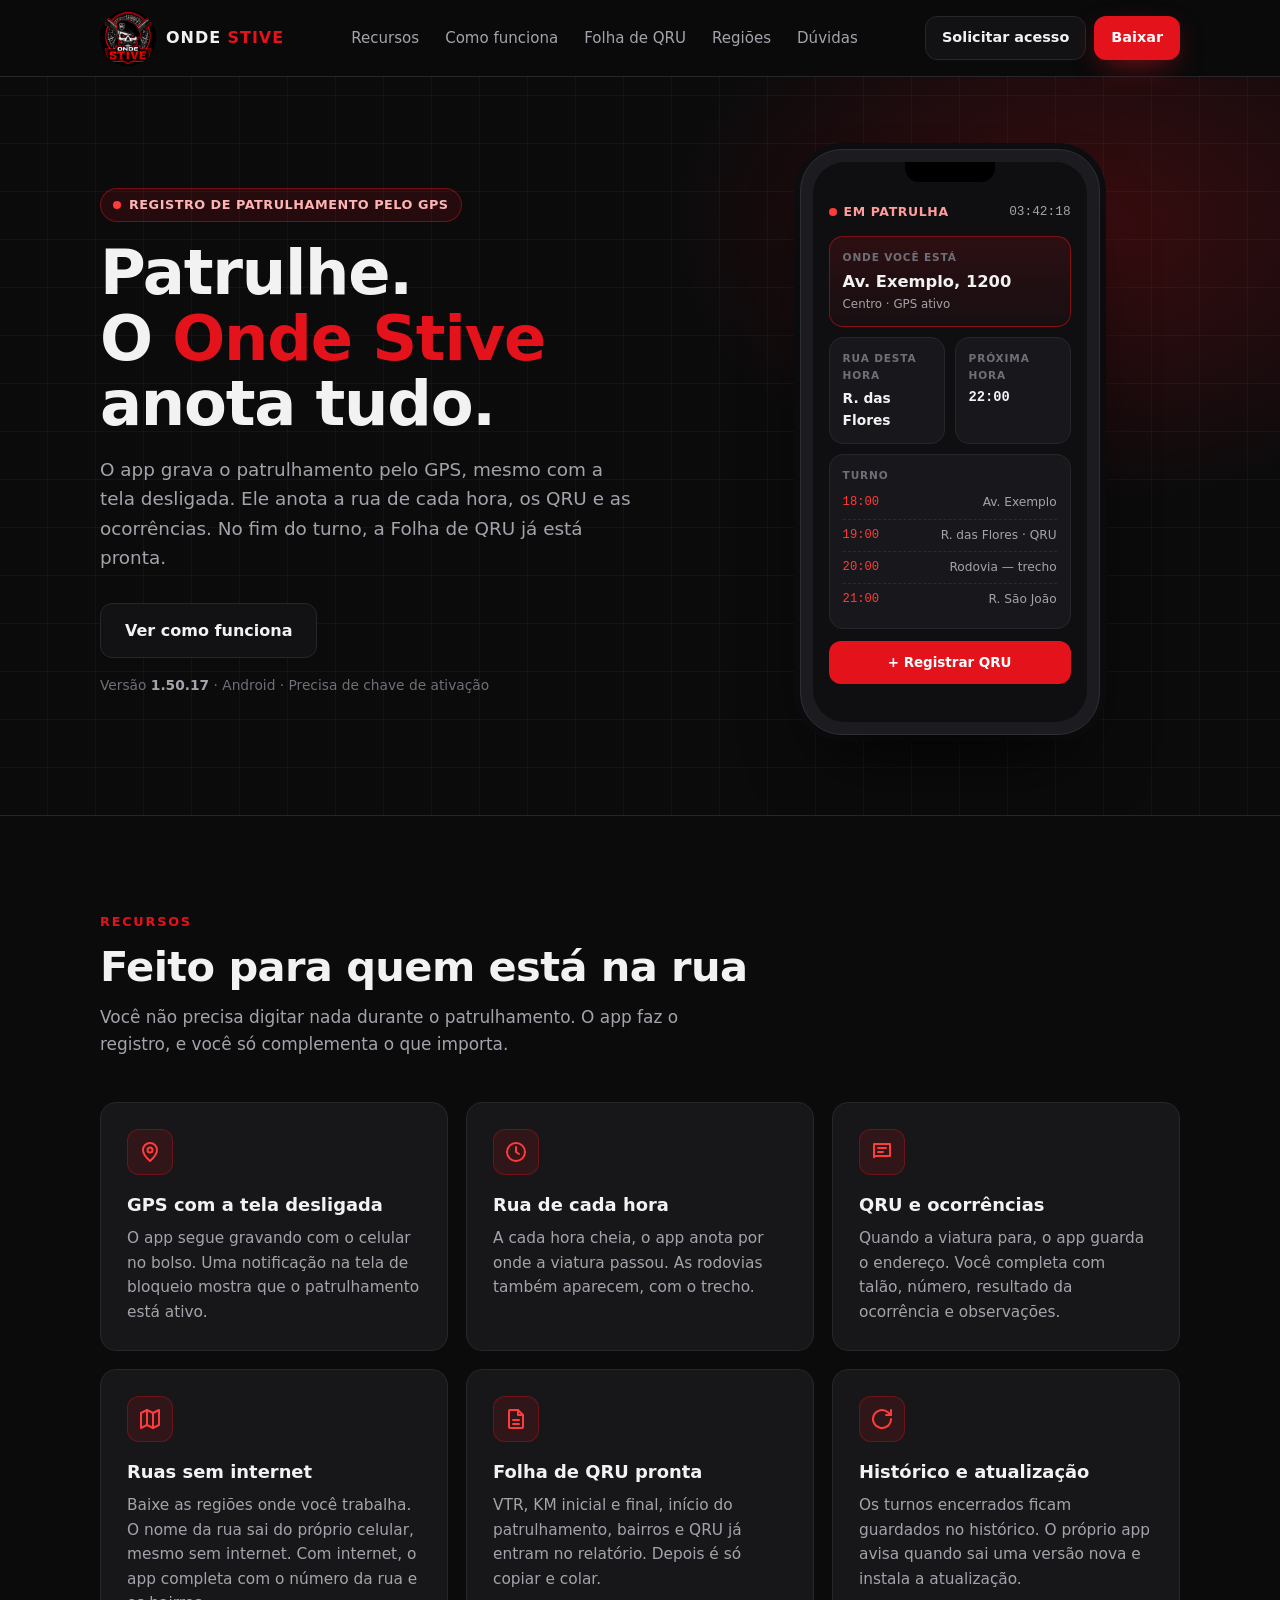
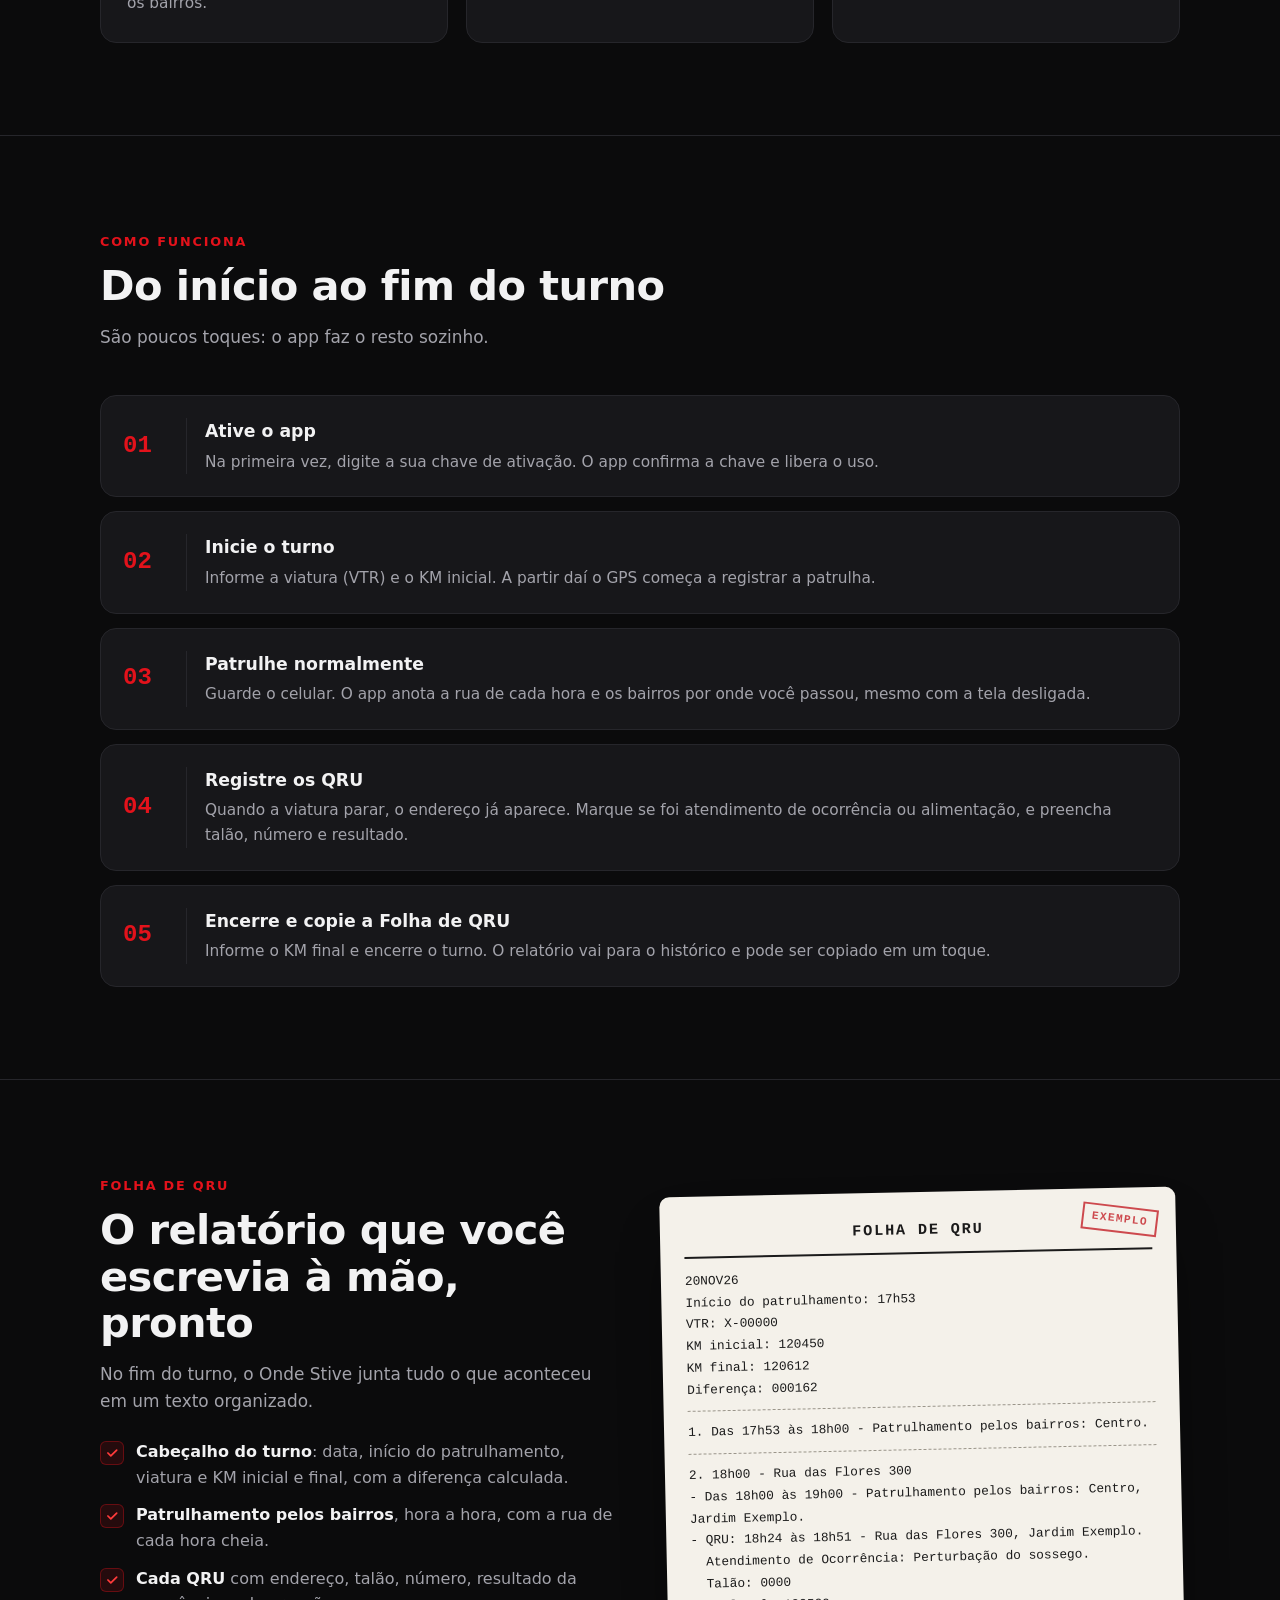
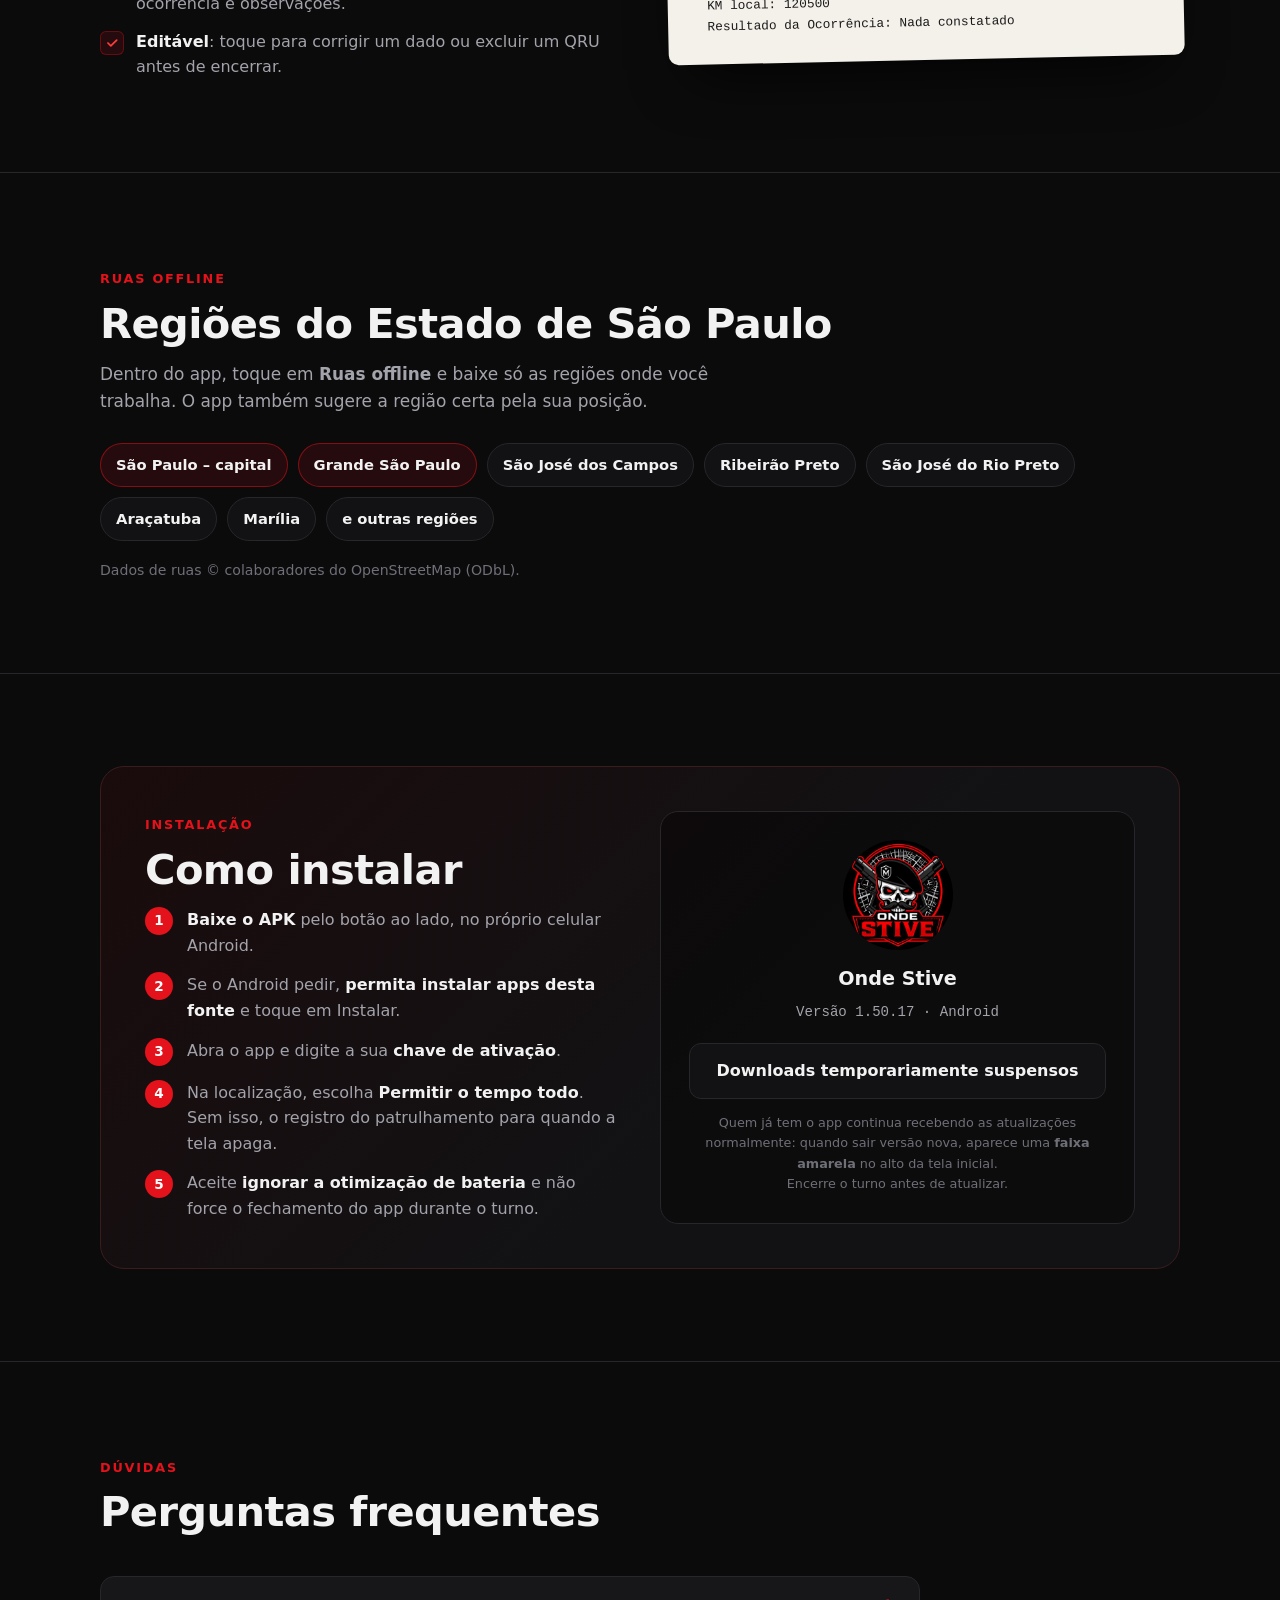
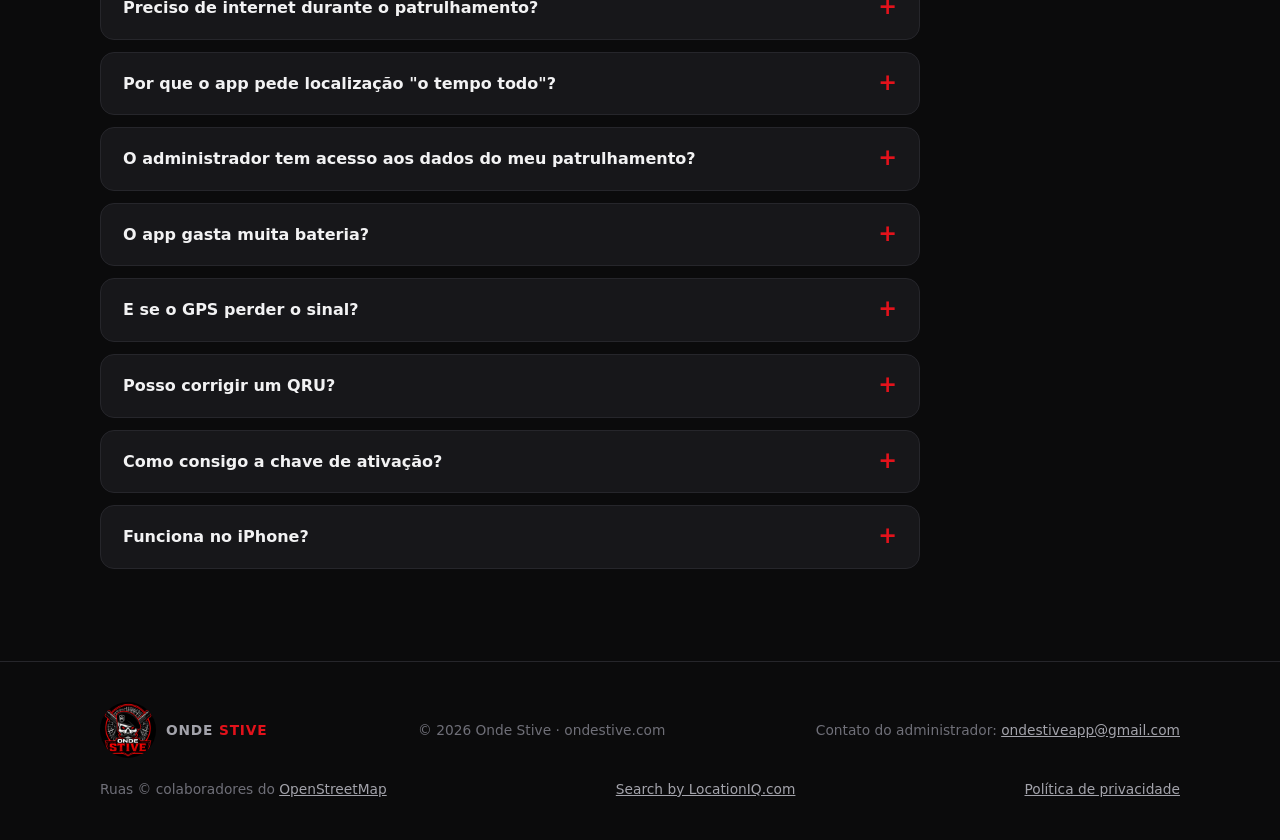
<file: index.html>
<!DOCTYPE html>
<html lang="pt-BR">
<head>
<meta charset="utf-8">
<meta name="viewport" content="width=device-width, initial-scale=1">
<title>Onde Stive — Registro de patrulhamento pelo GPS</title>
<meta name="description" content="Onde Stive registra o patrulhamento pelo GPS, anota as ruas de cada hora, os QRU e as ocorrências, e monta a Folha de QRU no fim do turno.">
<meta name="theme-color" content="#0b0b0c">
<meta property="og:title" content="Onde Stive — Registro de patrulhamento">
<meta property="og:description" content="O patrulhamento registrado sozinho: ruas de cada hora, QRU e ocorrências, tudo pronto na Folha de QRU.">
<link rel="icon" type="image/png" href="[data-uri]">
<link rel="stylesheet" href="estilo.css?v=2">
</head>
<body>

<header class="nav">
  <div class="wrap">
    <a class="brand" href="#topo"><img src="[data-uri]" alt=""><span>Onde <b>Stive</b></span></a>
    <nav>
      <a href="#recursos">Recursos</a>
      <a href="#como-funciona">Como funciona</a>
      <a href="#qru">Folha de QRU</a>
      <a href="#regioes">Regiões</a>
      <a href="#duvidas">Dúvidas</a>
    </nav>
    <div class="nav-cta">
      <a class="btn btn-ghost btn-sm" href="https://acesso.ondestive.com" target="_blank" rel="noopener">Solicitar acesso</a>
      <a class="btn btn-red btn-sm" href="#baixar">Baixar</a>
    </div>
  </div>
</header>

<main id="topo">
<!-- HERO -->
<div class="hero">
  <div class="wrap">
    <div>
      <span class="tag"><span class="dot"></span>Registro de patrulhamento pelo GPS</span>
      <h1>Patrulhe.<br>O <em>Onde Stive</em> anota tudo.</h1>
      <p class="lead">O app grava o patrulhamento pelo GPS, mesmo com a tela desligada. Ele anota a rua de cada hora, os QRU e as ocorrências. No fim do turno, a Folha de QRU já está pronta.</p>
      <div class="cta">
        <a class="btn btn-ghost" href="#como-funciona">Ver como funciona</a>
      </div>
      <p class="meta">Versão <b><span class="v">1.47.1</span></b> · Android · Precisa de chave de ativação</p>
    </div>

    <div class="phone" aria-hidden="true">
      <div class="screen">
        <div class="notch"><i></i></div>
        <div class="scr">
          <div class="scr-top">
            <span class="live"><span class="dot"></span>Em patrulha</span>
            <span class="timer">03:42:18</span>
          </div>
          <div class="panel red">
            <small>Onde você está</small>
            <div class="big">Av. Exemplo, 1200</div>
            <div class="sub">Centro · GPS ativo</div>
          </div>
          <div class="row2">
            <div class="panel"><small>Rua desta hora</small><div class="big rua">R. das Flores</div></div>
            <div class="panel"><small>Próxima hora</small><div class="big hora">22:00</div></div>
          </div>
          <div class="panel">
            <small>Turno</small>
            <ul class="hours">
              <li><span>18:00</span><span>Av. Exemplo</span></li>
              <li><span>19:00</span><span>R. das Flores · QRU</span></li>
              <li><span>20:00</span><span>Rodovia — trecho</span></li>
              <li><span>21:00</span><span>R. São João</span></li>
            </ul>
          </div>
          <div class="scr-btn">+ Registrar QRU</div>
        </div>
      </div>
    </div>
  </div>
</div>

<!-- RECURSOS -->
<section id="recursos">
  <div class="wrap">
    <span class="kicker">Recursos</span>
    <h2>Feito para quem está na rua</h2>
    <p class="sec-lead">Você não precisa digitar nada durante o patrulhamento. O app faz o registro, e você só complementa o que importa.</p>

    <div class="grid3">
      <div class="card">
        <div class="ico"><svg viewBox="0 0 24 24"><path d="M12 21s-7-6.2-7-11a7 7 0 1 1 14 0c0 4.8-7 11-7 11z"/><circle cx="12" cy="10" r="2.5"/></svg></div>
        <h3>GPS com a tela desligada</h3>
        <p>O app segue gravando com o celular no bolso. Uma notificação na tela de bloqueio mostra que o patrulhamento está ativo.</p>
      </div>
      <div class="card">
        <div class="ico"><svg viewBox="0 0 24 24"><circle cx="12" cy="12" r="9"/><path d="M12 7v5l3 2"/></svg></div>
        <h3>Rua de cada hora</h3>
        <p>A cada hora cheia, o app anota por onde a viatura passou. As rodovias também aparecem, com o trecho.</p>
      </div>
      <div class="card">
        <div class="ico"><svg viewBox="0 0 24 24"><path d="M4 4h16v12H5.2L4 17.2z"/><path d="M8 8h8M8 12h5"/></svg></div>
        <h3>QRU e ocorrências</h3>
        <p>Quando a viatura para, o app guarda o endereço. Você completa com talão, número, resultado da ocorrência e observações.</p>
      </div>
      <div class="card">
        <div class="ico"><svg viewBox="0 0 24 24"><path d="M3 6l6-3 6 3 6-3v15l-6 3-6-3-6 3z"/><path d="M9 3v15M15 6v15"/></svg></div>
        <h3>Ruas sem internet</h3>
        <p>Baixe as regiões onde você trabalha. O nome da rua sai do próprio celular, mesmo sem internet. Com internet, o app completa com o número da rua e os bairros.</p>
      </div>
      <div class="card">
        <div class="ico"><svg viewBox="0 0 24 24"><path d="M14 3H6a1 1 0 0 0-1 1v16a1 1 0 0 0 1 1h12a1 1 0 0 0 1-1V8z"/><path d="M14 3v5h5M9 13h6M9 17h6"/></svg></div>
        <h3>Folha de QRU pronta</h3>
        <p>VTR, KM inicial e final, início do patrulhamento, bairros e QRU já entram no relatório. Depois é só copiar e colar.</p>
      </div>
      <div class="card">
        <div class="ico"><svg viewBox="0 0 24 24"><path d="M21 12a9 9 0 1 1-3-6.7L21 8"/><path d="M21 3v5h-5"/></svg></div>
        <h3>Histórico e atualização</h3>
        <p>Os turnos encerrados ficam guardados no histórico. O próprio app avisa quando sai uma versão nova e instala a atualização.</p>
      </div>
    </div>
  </div>
</section>

<!-- COMO FUNCIONA -->
<section id="como-funciona">
  <div class="wrap">
    <span class="kicker">Como funciona</span>
    <h2>Do início ao fim do turno</h2>
    <p class="sec-lead">São poucos toques: o app faz o resto sozinho.</p>

    <div class="steps">
      <div class="step"><div><h3>Ative o app</h3><p>Na primeira vez, digite a sua chave de ativação. O app confirma a chave e libera o uso.</p></div></div>
      <div class="step"><div><h3>Inicie o turno</h3><p>Informe a viatura (VTR) e o KM inicial. A partir daí o GPS começa a registrar a patrulha.</p></div></div>
      <div class="step"><div><h3>Patrulhe normalmente</h3><p>Guarde o celular. O app anota a rua de cada hora e os bairros por onde você passou, mesmo com a tela desligada.</p></div></div>
      <div class="step"><div><h3>Registre os QRU</h3><p>Quando a viatura parar, o endereço já aparece. Marque se foi atendimento de ocorrência ou alimentação, e preencha talão, número e resultado.</p></div></div>
      <div class="step"><div><h3>Encerre e copie a Folha de QRU</h3><p>Informe o KM final e encerre o turno. O relatório vai para o histórico e pode ser copiado em um toque.</p></div></div>
    </div>
  </div>
</section>

<!-- QRU -->
<section id="qru">
  <div class="wrap qru-wrap">
    <div>
      <span class="kicker">Folha de QRU</span>
      <h2>O relatório que você escrevia à mão, pronto</h2>
      <p class="sec-lead">No fim do turno, o Onde Stive junta tudo o que aconteceu em um texto organizado.</p>
      <ul class="checks">
        <li><span><b>Cabeçalho do turno</b>: data, início do patrulhamento, viatura e KM inicial e final, com a diferença calculada.</span></li>
        <li><span><b>Patrulhamento pelos bairros</b>, hora a hora, com a rua de cada hora cheia.</span></li>
        <li><span><b>Cada QRU</b> com endereço, talão, número, resultado da ocorrência e observações.</span></li>
        <li><span><b>Editável</b>: toque para corrigir um dado ou excluir um QRU antes de encerrar.</span></li>
      </ul>
    </div>
    <div class="paper" aria-label="Exemplo de Folha de QRU">
      <h4>FOLHA DE QRU</h4>
      <div>20NOV26</div>
      <div>Início do patrulhamento: 17h53</div>
      <div>VTR: X-00000</div>
      <div>KM inicial: 120450</div>
      <div>KM final: 120612</div>
      <div>Diferença: 000162</div>
      <div class="sep"></div>
      <div>1. Das 17h53 às 18h00 - Patrulhamento pelos bairros: Centro.</div>
      <div class="sep"></div>
      <div>2. 18h00 - Rua das Flores 300</div>
      <div>- Das 18h00 às 19h00 - Patrulhamento pelos bairros: Centro, Jardim Exemplo.</div>
      <div>- QRU: 18h24 às 18h51 - Rua das Flores 300, Jardim Exemplo.</div>
      <div>&nbsp; Atendimento de Ocorrência: Perturbação do sossego.</div>
      <div>&nbsp; Talão: 0000</div>
      <div>&nbsp; KM local: 120500</div>
      <div>&nbsp; Resultado da Ocorrência: Nada constatado</div>
    </div>
  </div>
</section>

<!-- REGIÕES -->
<section id="regioes">
  <div class="wrap">
    <span class="kicker">Ruas offline</span>
    <h2>Regiões do Estado de São Paulo</h2>
    <p class="sec-lead">Dentro do app, toque em <b>Ruas offline</b> e baixe só as regiões onde você trabalha. O app também sugere a região certa pela sua posição.</p>
    <div class="chips">
      <span class="chip on">São Paulo – capital</span>
      <span class="chip on">Grande São Paulo</span>
      <span class="chip">São José dos Campos</span>
      <span class="chip">Ribeirão Preto</span>
      <span class="chip">São José do Rio Preto</span>
      <span class="chip">Araçatuba</span>
      <span class="chip">Marília</span>
      <span class="chip">e outras regiões</span>
    </div>
    <p class="note">Dados de ruas © colaboradores do OpenStreetMap (ODbL).</p>
  </div>
</section>

<!-- INSTALAR -->
<section id="baixar">
  <div class="wrap">
    <div class="install">
      <div>
        <span class="kicker">Instalação</span>
        <h2>Como instalar</h2>
        <ol>
          <li><span><b>Baixe o APK</b> pelo botão ao lado, no próprio celular Android.</span></li>
          <li><span>Se o Android pedir, <b>permita instalar apps desta fonte</b> e toque em Instalar.</span></li>
          <li><span>Abra o app e digite a sua <b>chave de ativação</b>.</span></li>
          <li><span>Na localização, escolha <b>Permitir o tempo todo</b>. Sem isso, o registro do patrulhamento para quando a tela apaga.</span></li>
          <li><span>Aceite <b>ignorar a otimização de bateria</b> e não force o fechamento do app durante o turno.</span></li>
        </ol>
      </div>
      <div class="dl-box">
        <img src="[data-uri]" alt="Logo do Onde Stive">
        <strong class="nome">Onde Stive</strong>
        <div class="ver">Versão <span class="v">1.47.1</span> · Android</div>
        <span class="btn btn-ghost">Downloads temporariamente suspensos</span>
        <small>Quem já tem o app continua recebendo as atualizações normalmente: quando sair versão nova, aparece uma <b>faixa amarela</b> no alto da tela inicial.<br>Encerre o turno antes de atualizar.</small>
      </div>
    </div>
  </div>
</section>

<!-- FAQ -->
<section id="duvidas">
  <div class="wrap">
    <span class="kicker">Dúvidas</span>
    <h2>Perguntas frequentes</h2>
    <div class="faq">
      <details><summary>Preciso de internet durante o patrulhamento?</summary><p>Para o registro básico, não: com as ruas da sua região baixadas, o GPS e o nome da rua funcionam sem internet. Mas os bairros e o número da rua vêm da internet; sem sinal, o relatório fica sem eles naquele trecho. A internet também é usada para ativar a chave, baixar regiões e atualizar o app.</p></details>
      <details><summary>Por que o app pede localização "o tempo todo"?</summary><p>Porque o registro do patrulhamento continua com a tela desligada. Sem essa permissão, o Android interrompe o GPS quando o celular vai para o bolso.</p></details>
      <details><summary>O administrador tem acesso aos dados do meu patrulhamento?</summary><p>Não. Turnos, posições do GPS, ruas, bairros, QRU e relatórios ficam guardados só no seu celular. Não existe servidor do Onde Stive que receba a sua localização. O relatório só sai do celular quando você mesmo copia e envia. Para achar o nome da rua ou o bairro, o app pode consultar um serviço de endereços com a posição do momento, sem dizer quem você é. Mais detalhes na <a href="privacidade.html">Política de privacidade</a>.</p></details>
      <details><summary>O app gasta muita bateria?</summary><p>Ele usa o GPS durante o turno inteiro, então o consumo é maior que o normal. Para o registro não falhar, aceite ignorar a otimização de bateria. Se der, deixe o celular no carregador da viatura.</p></details>
      <details><summary>E se o GPS perder o sinal?</summary><p>O app mantém o último ponto conhecido e volta a registrar quando o satélite retorna. Há também os botões Forçar GPS e Retomar GPS.</p></details>
      <details><summary>Posso corrigir um QRU?</summary><p>Sim. Toque no QRU para editar ou excluir antes de encerrar o turno.</p></details>
      <details><summary>Como consigo a chave de ativação?</summary><p>A chave é individual. Peça a sua ao administrador do app pelo botão <b>Solicitar acesso</b>, no alto da página: preencha o formulário e, depois de conferido, a chave chega pelo WhatsApp. Se tiver problema, escreva para <a href="mailto:ondestiveapp@gmail.com">ondestiveapp@gmail.com</a>. Cada chave só pode ser usada uma vez.</p></details>
      <details><summary>Funciona no iPhone?</summary><p>Por enquanto, não. O Onde Stive é só para Android.</p></details>
    </div>
  </div>
</section>
</main>

<footer>
  <div class="wrap">
    <a class="brand" href="#topo"><img src="[data-uri]" alt=""><span>Onde <b>Stive</b></span></a>
    <div>© <span id="ano">2026</span> Onde Stive · ondestive.com</div>
    <div>Contato do administrador: <a href="mailto:ondestiveapp@gmail.com">ondestiveapp@gmail.com</a></div>
    <div>Ruas © colaboradores do <a href="https://www.openstreetmap.org/copyright" target="_blank" rel="noopener">OpenStreetMap</a></div>
    <div><a href="https://locationiq.com" target="_blank" rel="noopener">Search by LocationIQ.com</a></div>
    <div><a href="privacidade.html">Política de privacidade</a></div>
  </div>
</footer>
<script src="site.js?v=2"></script>
</body>
</html>
</file>
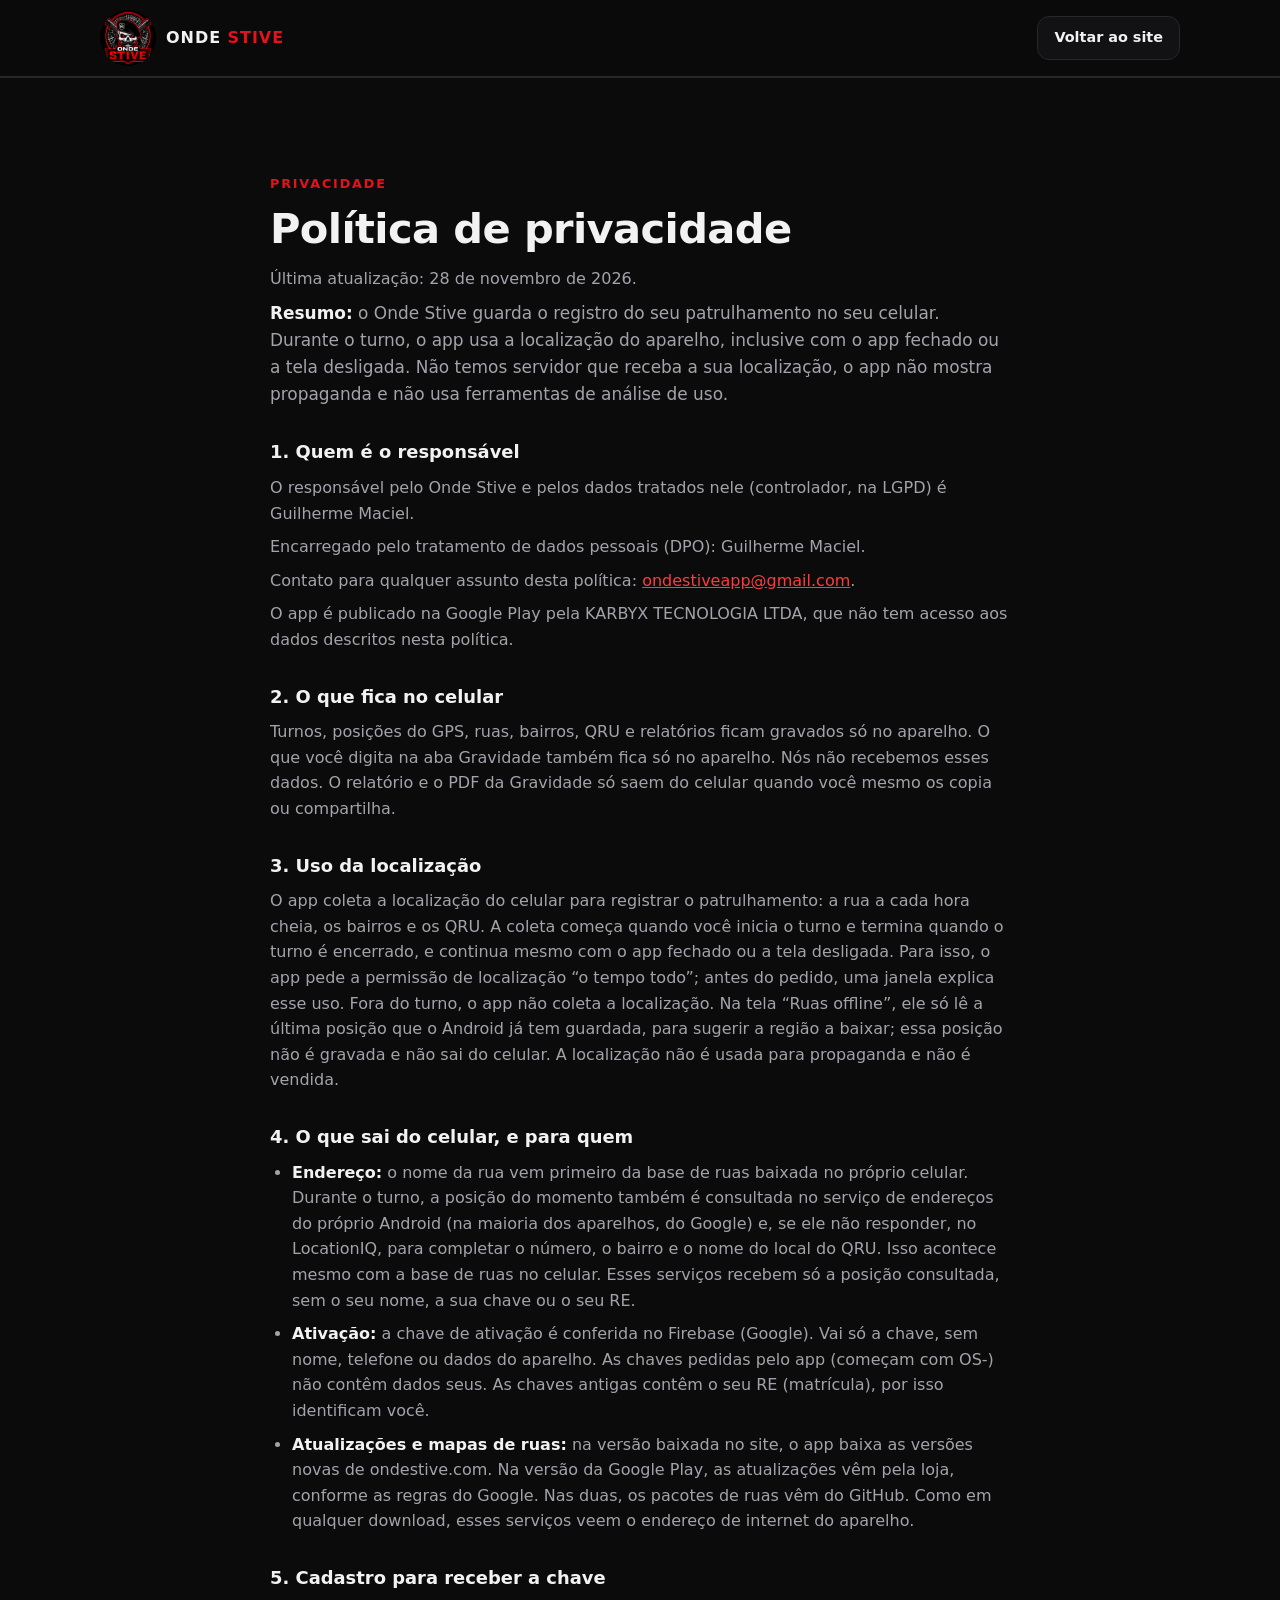
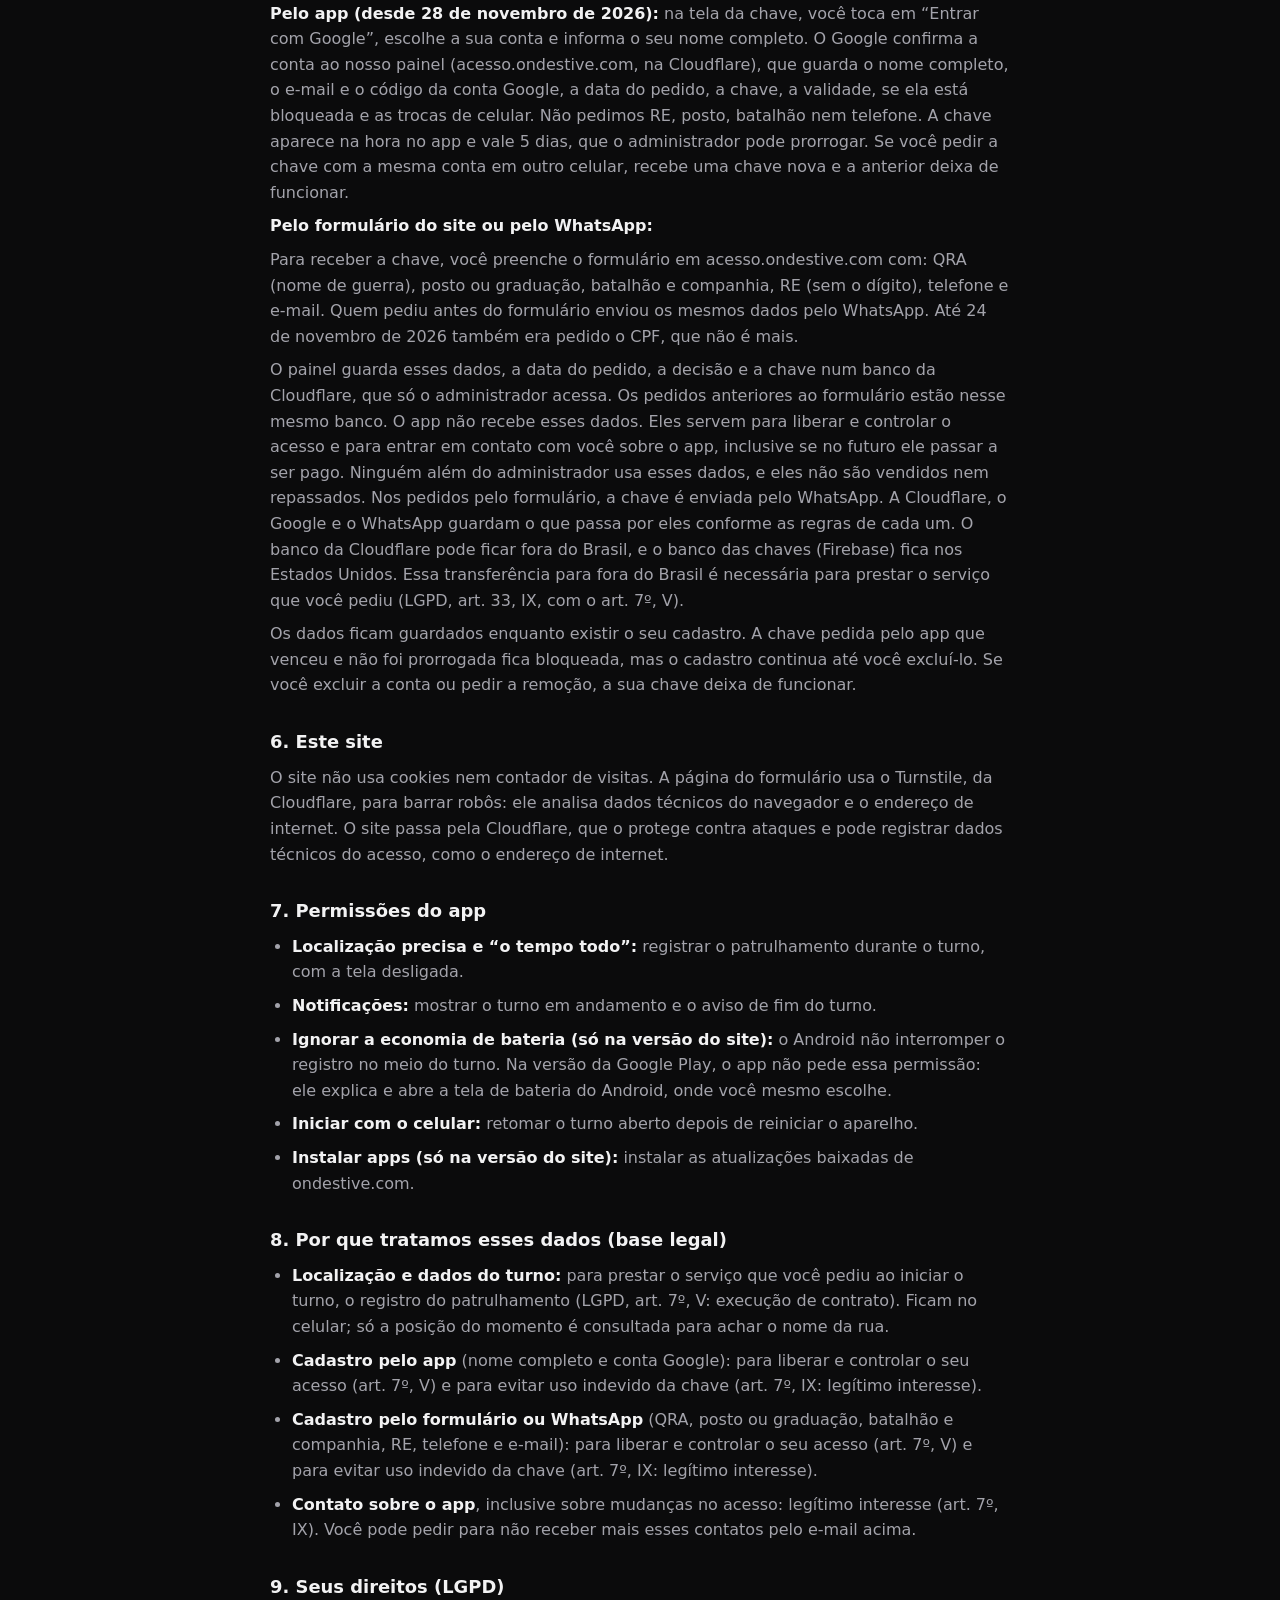
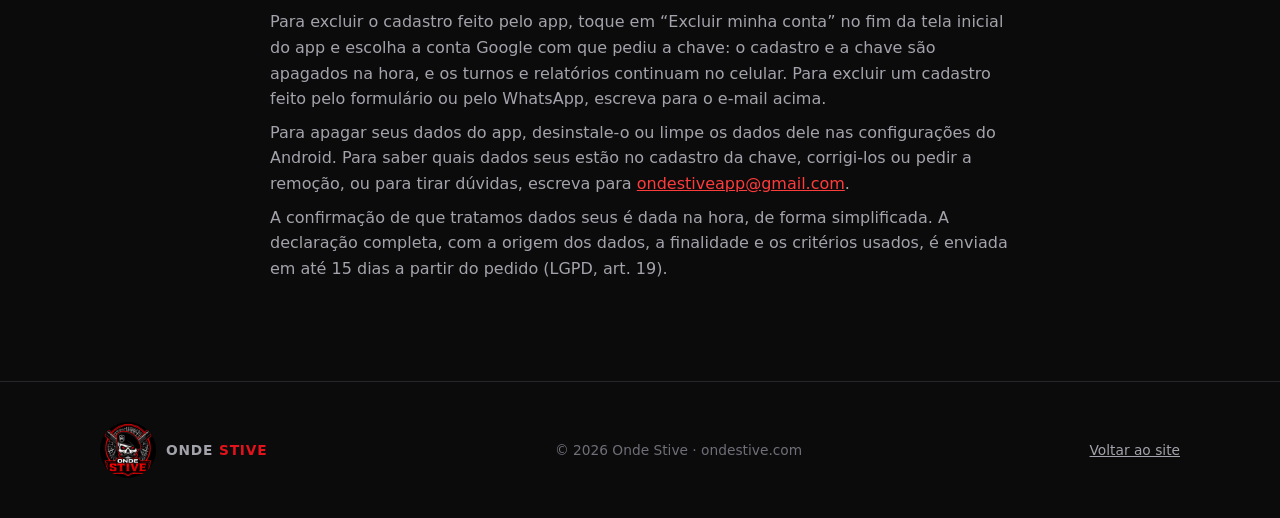
<file: privacidade.html>
<!DOCTYPE html>
<html lang="pt-BR">
<head>
<meta charset="utf-8">
<meta name="viewport" content="width=device-width, initial-scale=1">
<title>Política de privacidade — Onde Stive</title>
<meta name="description" content="Como o Onde Stive trata os dados: o registro do patrulhamento fica no seu celular.">
<meta name="theme-color" content="#0b0b0c">
<link rel="icon" type="image/png" href="[data-uri]">
<link rel="stylesheet" href="estilo.css?v=2">
</head>
<body>

<header class="nav">
  <div class="wrap">
    <a class="brand" href="/"><img src="[data-uri]" alt=""><span>Onde <b>Stive</b></span></a>
    <div class="nav-cta">
      <a class="btn btn-ghost btn-sm" href="/">Voltar ao site</a>
    </div>
  </div>
</header>

<section class="priv">
  <div class="wrap">
    <span class="kicker">Privacidade</span>
    <h2>Política de privacidade</h2>
    <p>Última atualização: 28 de novembro de 2026.</p>

    <p class="priv-sum"><b>Resumo:</b> o Onde Stive guarda o registro do seu patrulhamento no seu celular. Durante o turno, o app usa a localização do aparelho, inclusive com o app fechado ou a tela desligada. Não temos servidor que receba a sua localização, o app não mostra propaganda e não usa ferramentas de análise de uso.</p>

    <h3>1. Quem é o responsável</h3>
    <p>O responsável pelo Onde Stive e pelos dados tratados nele (controlador, na LGPD) é Guilherme Maciel.</p>
    <p>Encarregado pelo tratamento de dados pessoais (DPO): Guilherme Maciel.</p>
    <p>Contato para qualquer assunto desta política: <a href="mailto:ondestiveapp@gmail.com">ondestiveapp@gmail.com</a>.</p>
    <p>O app é publicado na Google Play pela KARBYX TECNOLOGIA LTDA, que não tem acesso aos dados descritos nesta política.</p>

    <h3>2. O que fica no celular</h3>
    <p>Turnos, posições do GPS, ruas, bairros, QRU e relatórios ficam gravados só no aparelho. O que você digita na aba Gravidade também fica só no aparelho. Nós não recebemos esses dados. O relatório e o PDF da Gravidade só saem do celular quando você mesmo os copia ou compartilha.</p>

    <h3>3. Uso da localização</h3>
    <p>O app coleta a localização do celular para registrar o patrulhamento: a rua a cada hora cheia, os bairros e os QRU. A coleta começa quando você inicia o turno e termina quando o turno é encerrado, e continua mesmo com o app fechado ou a tela desligada. Para isso, o app pede a permissão de localização “o tempo todo”; antes do pedido, uma janela explica esse uso. Fora do turno, o app não coleta a localização. Na tela “Ruas offline”, ele só lê a última posição que o Android já tem guardada, para sugerir a região a baixar; essa posição não é gravada e não sai do celular. A localização não é usada para propaganda e não é vendida.</p>

    <h3>4. O que sai do celular, e para quem</h3>
    <ul>
      <li><b>Endereço:</b> o nome da rua vem primeiro da base de ruas baixada no próprio celular. Durante o turno, a posição do momento também é consultada no serviço de endereços do próprio Android (na maioria dos aparelhos, do Google) e, se ele não responder, no LocationIQ, para completar o número, o bairro e o nome do local do QRU. Isso acontece mesmo com a base de ruas no celular. Esses serviços recebem só a posição consultada, sem o seu nome, a sua chave ou o seu RE.</li>
      <li><b>Ativação:</b> a chave de ativação é conferida no Firebase (Google). Vai só a chave, sem nome, telefone ou dados do aparelho. As chaves pedidas pelo app (começam com OS-) não contêm dados seus. As chaves antigas contêm o seu RE (matrícula), por isso identificam você.</li>
      <li><b>Atualizações e mapas de ruas:</b> na versão baixada no site, o app baixa as versões novas de ondestive.com. Na versão da Google Play, as atualizações vêm pela loja, conforme as regras do Google. Nas duas, os pacotes de ruas vêm do GitHub. Como em qualquer download, esses serviços veem o endereço de internet do aparelho.</li>
    </ul>

    <h3>5. Cadastro para receber a chave</h3>
    <p><b>Pelo app (desde 28 de novembro de 2026):</b> na tela da chave, você toca em “Entrar com Google”, escolhe a sua conta e informa o seu nome completo. O Google confirma a conta ao nosso painel (acesso.ondestive.com, na Cloudflare), que guarda o nome completo, o e-mail e o código da conta Google, a data do pedido, a chave, a validade, se ela está bloqueada e as trocas de celular. Não pedimos RE, posto, batalhão nem telefone. A chave aparece na hora no app e vale 5 dias, que o administrador pode prorrogar. Se você pedir a chave com a mesma conta em outro celular, recebe uma chave nova e a anterior deixa de funcionar.</p>
    <p><b>Pelo formulário do site ou pelo WhatsApp:</b></p>
    <p>Para receber a chave, você preenche o formulário em acesso.ondestive.com com: QRA (nome de guerra), posto ou graduação, batalhão e companhia, RE (sem o dígito), telefone e e-mail. Quem pediu antes do formulário enviou os mesmos dados pelo WhatsApp. Até 24 de novembro de 2026 também era pedido o CPF, que não é mais.</p>
    <p>O painel guarda esses dados, a data do pedido, a decisão e a chave num banco da Cloudflare, que só o administrador acessa. Os pedidos anteriores ao formulário estão nesse mesmo banco. O app não recebe esses dados. Eles servem para liberar e controlar o acesso e para entrar em contato com você sobre o app, inclusive se no futuro ele passar a ser pago. Ninguém além do administrador usa esses dados, e eles não são vendidos nem repassados. Nos pedidos pelo formulário, a chave é enviada pelo WhatsApp. A Cloudflare, o Google e o WhatsApp guardam o que passa por eles conforme as regras de cada um. O banco da Cloudflare pode ficar fora do Brasil, e o banco das chaves (Firebase) fica nos Estados Unidos. Essa transferência para fora do Brasil é necessária para prestar o serviço que você pediu (LGPD, art. 33, IX, com o art. 7º, V).</p>
    <p>Os dados ficam guardados enquanto existir o seu cadastro. A chave pedida pelo app que venceu e não foi prorrogada fica bloqueada, mas o cadastro continua até você excluí-lo. Se você excluir a conta ou pedir a remoção, a sua chave deixa de funcionar.</p>

    <h3>6. Este site</h3>
    <p>O site não usa cookies nem contador de visitas. A página do formulário usa o Turnstile, da Cloudflare, para barrar robôs: ele analisa dados técnicos do navegador e o endereço de internet. O site passa pela Cloudflare, que o protege contra ataques e pode registrar dados técnicos do acesso, como o endereço de internet.</p>

    <h3>7. Permissões do app</h3>
    <ul>
      <li><b>Localização precisa e “o tempo todo”:</b> registrar o patrulhamento durante o turno, com a tela desligada.</li>
      <li><b>Notificações:</b> mostrar o turno em andamento e o aviso de fim do turno.</li>
      <li><b>Ignorar a economia de bateria (só na versão do site):</b> o Android não interromper o registro no meio do turno. Na versão da Google Play, o app não pede essa permissão: ele explica e abre a tela de bateria do Android, onde você mesmo escolhe.</li>
      <li><b>Iniciar com o celular:</b> retomar o turno aberto depois de reiniciar o aparelho.</li>
      <li><b>Instalar apps (só na versão do site):</b> instalar as atualizações baixadas de ondestive.com.</li>
    </ul>

    <h3>8. Por que tratamos esses dados (base legal)</h3>
    <ul>
      <li><b>Localização e dados do turno:</b> para prestar o serviço que você pediu ao iniciar o turno, o registro do patrulhamento (LGPD, art. 7º, V: execução de contrato). Ficam no celular; só a posição do momento é consultada para achar o nome da rua.</li>
      <li><b>Cadastro pelo app</b> (nome completo e conta Google): para liberar e controlar o seu acesso (art. 7º, V) e para evitar uso indevido da chave (art. 7º, IX: legítimo interesse).</li>
      <li><b>Cadastro pelo formulário ou WhatsApp</b> (QRA, posto ou graduação, batalhão e companhia, RE, telefone e e-mail): para liberar e controlar o seu acesso (art. 7º, V) e para evitar uso indevido da chave (art. 7º, IX: legítimo interesse).</li>
      <li><b>Contato sobre o app</b>, inclusive sobre mudanças no acesso: legítimo interesse (art. 7º, IX). Você pode pedir para não receber mais esses contatos pelo e-mail acima.</li>
    </ul>

    <h3>9. Seus direitos (LGPD)</h3>
    <p>Para excluir o cadastro feito pelo app, toque em “Excluir minha conta” no fim da tela inicial do app e escolha a conta Google com que pediu a chave: o cadastro e a chave são apagados na hora, e os turnos e relatórios continuam no celular. Para excluir um cadastro feito pelo formulário ou pelo WhatsApp, escreva para o e-mail acima.</p>
    <p>Para apagar seus dados do app, desinstale-o ou limpe os dados dele nas configurações do Android. Para saber quais dados seus estão no cadastro da chave, corrigi-los ou pedir a remoção, ou para tirar dúvidas, escreva para <a href="mailto:ondestiveapp@gmail.com">ondestiveapp@gmail.com</a>.</p>
    <p>A confirmação de que tratamos dados seus é dada na hora, de forma simplificada. A declaração completa, com a origem dos dados, a finalidade e os critérios usados, é enviada em até 15 dias a partir do pedido (LGPD, art. 19).</p>
  </div>
</section>

<footer>
  <div class="wrap">
    <a class="brand" href="/"><img src="[data-uri]" alt=""><span>Onde <b>Stive</b></span></a>
    <div>© <span id="ano">2026</span> Onde Stive · ondestive.com</div>
    <div><a href="/">Voltar ao site</a></div>
  </div>
</footer>
<script src="site.js?v=2"></script>
</body>
</html>
</file>
<file: estilo.css>
:root{
  --bg:#0b0b0c; --bg2:#121214; --card:#17171a; --line:#26262b;
  --red:#e3121b; --red2:#ff3b3b; --redsoft:rgba(227,18,27,.12);
  --text:#f2f2f3; --muted:#a3a3ab; --dim:#6f6f78;
  --radius:16px;
  --mono:ui-monospace,SFMono-Regular,Menlo,Consolas,monospace;
}
*{box-sizing:border-box;margin:0;padding:0}
html{scroll-behavior:smooth}
body{background:var(--bg);color:var(--text);font-family:system-ui,-apple-system,"Segoe UI",Roboto,Arial,sans-serif;line-height:1.6;-webkit-font-smoothing:antialiased}
a{color:inherit}
img{max-width:100%;display:block}
.wrap{max-width:1120px;margin:0 auto;padding:0 20px}

/* NAV */
header.nav{position:sticky;top:0;z-index:50;background:rgba(11,11,12,.86);backdrop-filter:blur(10px);border-bottom:1px solid var(--line)}
.nav .wrap{display:flex;align-items:center;justify-content:space-between;height:76px}
.brand{display:flex;align-items:center;gap:10px;text-decoration:none;font-weight:900;letter-spacing:.06em;text-transform:uppercase}
.brand img{width:56px;height:56px;border-radius:50%}
.brand span b{color:var(--red)}
.nav nav{display:flex;gap:26px}
.nav nav a{text-decoration:none;color:var(--muted);font-size:.94rem;font-weight:500}
.nav nav a:hover{color:var(--text)}
.btn{display:inline-flex;align-items:center;gap:10px;padding:14px 24px;border-radius:12px;font-weight:700;text-decoration:none;border:1px solid transparent;transition:.2s;font-size:1rem;cursor:pointer}
.btn-red{background:var(--red);color:#fff;box-shadow:0 10px 30px -10px rgba(227,18,27,.7)}
.btn-red:hover{background:var(--red2);transform:translateY(-1px)}
.btn-ghost{border-color:var(--line);color:var(--text);background:var(--bg2)}
.btn-ghost:hover{border-color:#3a3a42}
.btn-sm{padding:9px 16px;font-size:.9rem}
@media(max-width:820px){.nav nav{display:none}}
.nav-cta{display:flex;gap:8px}
@media(max-width:480px){.brand img{width:48px;height:48px}.nav-cta .btn-red{display:none}.nav-cta .btn-sm{padding:8px 12px;font-size:.85rem}}

/* HERO */
.hero{position:relative;overflow:hidden;padding:72px 0 80px}
.hero::before{content:"";position:absolute;inset:0;background:
  radial-gradient(600px 400px at 85% 20%,rgba(227,18,27,.22),transparent 70%),
  repeating-linear-gradient(0deg,transparent 0 47px,rgba(255,255,255,.035) 47px 48px),
  repeating-linear-gradient(90deg,transparent 0 47px,rgba(255,255,255,.035) 47px 48px);pointer-events:none}
.hero .wrap{position:relative;display:grid;grid-template-columns:1.1fr .9fr;gap:56px;align-items:center}
.tag{display:inline-flex;align-items:center;gap:8px;padding:6px 12px;border:1px solid rgba(227,18,27,.45);background:var(--redsoft);color:#ffb3b3;border-radius:999px;font-size:.8rem;font-weight:600;letter-spacing:.04em;text-transform:uppercase}
.dot{width:8px;height:8px;border-radius:50%;background:var(--red2);box-shadow:0 0 0 0 rgba(255,59,59,.7);animation:pulse 1.8s infinite}
@keyframes pulse{70%{box-shadow:0 0 0 10px rgba(255,59,59,0)}100%{box-shadow:0 0 0 0 rgba(255,59,59,0)}}
h1{font-size:clamp(2.3rem,5.4vw,3.9rem);line-height:1.05;font-weight:900;letter-spacing:-.02em;margin:18px 0 18px}
h1 em{font-style:normal;color:var(--red)}
.lead{font-size:1.15rem;color:var(--muted);max-width:540px}
.cta{display:flex;flex-wrap:wrap;gap:12px;margin:30px 0 16px}
.meta{font-size:.86rem;color:var(--dim)}
.meta b{color:var(--muted);font-weight:600}

/* PHONE */
.phone{width:300px;margin:0 auto;border-radius:42px;padding:12px;background:#1c1c20;border:1px solid #2e2e35;box-shadow:0 40px 80px -30px rgba(0,0,0,.9),0 0 0 6px #0e0e10}
.screen{border-radius:32px;background:#0f0f11;overflow:hidden;min-height:560px;position:relative}
.notch{height:26px;display:flex;justify-content:center;align-items:center}
.notch i{width:90px;height:20px;background:#000;border-radius:0 0 14px 14px;display:block;margin-top:-6px}
.scr{padding:14px 16px 18px;font-size:.82rem}
.scr-top{display:flex;justify-content:space-between;align-items:center;margin-bottom:14px}
.live{display:flex;align-items:center;gap:7px;color:#ff9c9c;font-weight:700;font-size:.78rem;letter-spacing:.05em;text-transform:uppercase}
.timer{font-family:var(--mono);color:var(--muted);font-size:.8rem}
.panel{background:#18181c;border:1px solid #26262c;border-radius:14px;padding:12px 13px;margin-bottom:10px}
.panel small{display:block;color:var(--dim);font-size:.66rem;letter-spacing:.08em;text-transform:uppercase;font-weight:700;margin-bottom:3px}
.panel .big{font-weight:800;font-size:1.02rem}
.panel .sub{color:var(--muted);font-size:.74rem}
.panel.red{border-color:rgba(227,18,27,.5);background:linear-gradient(180deg,rgba(227,18,27,.14),rgba(227,18,27,.04))}
.row2{display:grid;grid-template-columns:1fr 1fr;gap:10px}
.hours{list-style:none}
.hours li{display:flex;justify-content:space-between;gap:8px;padding:6px 0;border-bottom:1px dashed #2a2a30;font-size:.76rem}
.hours li:last-child{border:0}
.hours span:first-child{font-family:var(--mono);color:var(--red2);flex:0 0 auto}
.hours span:last-child{color:var(--muted);text-align:right}
.scr-btn{margin-top:12px;background:var(--red);color:#fff;text-align:center;font-weight:800;border-radius:12px;padding:11px;font-size:.84rem}

/* SECTIONS */
section{padding:92px 0;border-top:1px solid var(--line)}
.kicker{color:var(--red);font-weight:800;letter-spacing:.14em;text-transform:uppercase;font-size:.8rem}
h2{font-size:clamp(1.8rem,3.6vw,2.6rem);line-height:1.12;font-weight:900;letter-spacing:-.015em;margin:10px 0 14px}
.sec-lead{color:var(--muted);max-width:640px;font-size:1.06rem}
.grid3{display:grid;grid-template-columns:repeat(3,1fr);gap:18px;margin-top:44px}
.grid2{display:grid;grid-template-columns:1fr 1fr;gap:18px}
.card{background:var(--card);border:1px solid var(--line);border-radius:var(--radius);padding:26px;transition:.25s}
.card:hover{border-color:#3a2a2b;transform:translateY(-2px)}
.ico{width:46px;height:46px;border-radius:12px;background:var(--redsoft);border:1px solid rgba(227,18,27,.35);display:grid;place-items:center;margin-bottom:16px}
.ico svg{width:24px;height:24px;stroke:var(--red2);fill:none;stroke-width:2;stroke-linecap:round;stroke-linejoin:round}
.card h3{font-size:1.12rem;margin-bottom:6px}
.card p{color:var(--muted);font-size:.96rem}

/* STEPS */
.steps{counter-reset:s;display:grid;gap:14px;margin-top:44px}
.step{display:grid;grid-template-columns:64px 1fr;gap:18px;align-items:start;background:var(--card);border:1px solid var(--line);border-radius:var(--radius);padding:22px}
.step::before{counter-increment:s;content:counter(s,decimal-leading-zero);font-family:var(--mono);font-weight:800;font-size:1.5rem;color:var(--red);border-right:1px solid var(--line);height:100%;display:flex;align-items:center}
.step h3{font-size:1.08rem;margin-bottom:4px}
.step p{color:var(--muted);font-size:.96rem}

/* QRU */
.qru-wrap{display:grid;grid-template-columns:1fr 1fr;gap:48px;align-items:center}
.paper{background:#f4f1ea;color:#1b1b1b;border-radius:10px;padding:26px 24px;font-family:var(--mono);font-size:.8rem;line-height:1.7;box-shadow:0 30px 60px -25px rgba(0,0,0,.9);transform:rotate(-1.2deg);position:relative}
.paper::after{content:"EXEMPLO";position:absolute;top:18px;right:18px;border:2px solid #c0121a;color:#c0121a;padding:2px 8px;font-weight:800;font-size:.7rem;letter-spacing:.12em;transform:rotate(8deg);opacity:.75}
.paper h4{font-size:.95rem;letter-spacing:.12em;text-align:center;border-bottom:2px solid #1b1b1b;padding-bottom:8px;margin-bottom:12px}
.paper .sep{border-top:1px dashed #9a958a;margin:10px 0}
.paper b{font-weight:800}
.checks{list-style:none;margin-top:24px;display:grid;gap:12px}
.checks li{display:flex;gap:12px;color:var(--muted)}
.checks li::before{content:"";flex:0 0 22px;height:22px;border-radius:6px;background:var(--redsoft) url("data:image/svg+xml,%3Csvg xmlns='http://www.w3.org/2000/svg' viewBox='0 0 24 24' fill='none' stroke='%23ff3b3b' stroke-width='3' stroke-linecap='round' stroke-linejoin='round'%3E%3Cpath d='M5 12l5 5L20 7'/%3E%3C/svg%3E") center/14px no-repeat;border:1px solid rgba(227,18,27,.35);margin-top:2px}
.checks b{color:var(--text)}

/* REGIONS */
.chips{display:flex;flex-wrap:wrap;gap:10px;margin-top:28px}
.chip{padding:9px 15px;border-radius:999px;background:var(--bg2);border:1px solid var(--line);font-size:.92rem;font-weight:600}
.chip.on{border-color:rgba(227,18,27,.5);background:var(--redsoft)}
.note{margin-top:18px;color:var(--dim);font-size:.88rem}

/* INSTALL */
.install{background:linear-gradient(135deg,#1a0b0c,#121214 60%);border:1px solid #3a1c1e;border-radius:24px;padding:44px;display:grid;grid-template-columns:1fr 1fr;gap:40px}
.install ol{list-style:none;counter-reset:i;display:grid;gap:14px}
.install li{counter-increment:i;display:flex;gap:14px;color:var(--muted)}
.install li::before{content:counter(i);flex:0 0 28px;height:28px;border-radius:50%;background:var(--red);color:#fff;font-weight:800;display:grid;place-items:center;font-size:.85rem}
.install li b{color:var(--text)}
.dl-box{background:rgba(0,0,0,.35);border:1px solid var(--line);border-radius:18px;padding:28px;text-align:center;align-self:start}
.dl-box img{width:110px;height:110px;border-radius:50%;margin:0 auto 14px}
.dl-box .ver{font-family:var(--mono);color:var(--muted);font-size:.88rem;margin:6px 0 20px}
.dl-box .btn{width:100%;justify-content:center}
.dl-box small{display:block;color:var(--dim);margin-top:14px;font-size:.8rem}

/* FAQ */
.faq{margin-top:40px;display:grid;gap:12px;max-width:820px}
details{background:var(--card);border:1px solid var(--line);border-radius:14px;padding:0 22px}
details[open]{border-color:#3a2a2b}
summary{cursor:pointer;list-style:none;padding:18px 0;font-weight:700;display:flex;justify-content:space-between;gap:16px}
summary::-webkit-details-marker{display:none}
summary::after{content:"+";color:var(--red);font-size:1.4rem;line-height:1;transition:.2s}
details[open] summary::after{transform:rotate(45deg)}
details p{color:var(--muted);padding-bottom:18px;font-size:.96rem}

/* FOOTER */
footer{border-top:1px solid var(--line);padding:40px 0;color:var(--dim);font-size:.86rem}
footer .wrap{display:flex;flex-wrap:wrap;gap:20px;justify-content:space-between;align-items:center}
footer a{color:var(--muted)}

@media(max-width:900px){
  .hero .wrap,.qru-wrap,.install{grid-template-columns:1fr}
  .grid3{grid-template-columns:1fr 1fr}
  .install{padding:28px}
  .hero{padding:48px 0 64px}
}
@media(max-width:600px){
  .grid3,.grid2{grid-template-columns:1fr}
  section{padding:68px 0}
  .step{grid-template-columns:48px 1fr;gap:12px;padding:18px}
  .step::before{font-size:1.15rem}
  .phone{width:280px}
}
.panel .big.rua{font-size:.86rem}
.panel .big.hora{font-size:.86rem;font-family:var(--mono)}
.dl-box strong.nome{font-size:1.2rem}
.priv .wrap{max-width:780px}
.priv h3{font-size:1.12rem;margin:30px 0 8px}
.priv p,.priv li{color:var(--muted);margin:8px 0}
.priv ul{list-style:disc;padding-left:22px}
.priv b{color:var(--text)}
.priv a{color:var(--red2);text-decoration:underline}
.priv-sum{font-size:1.06rem}
</file>
